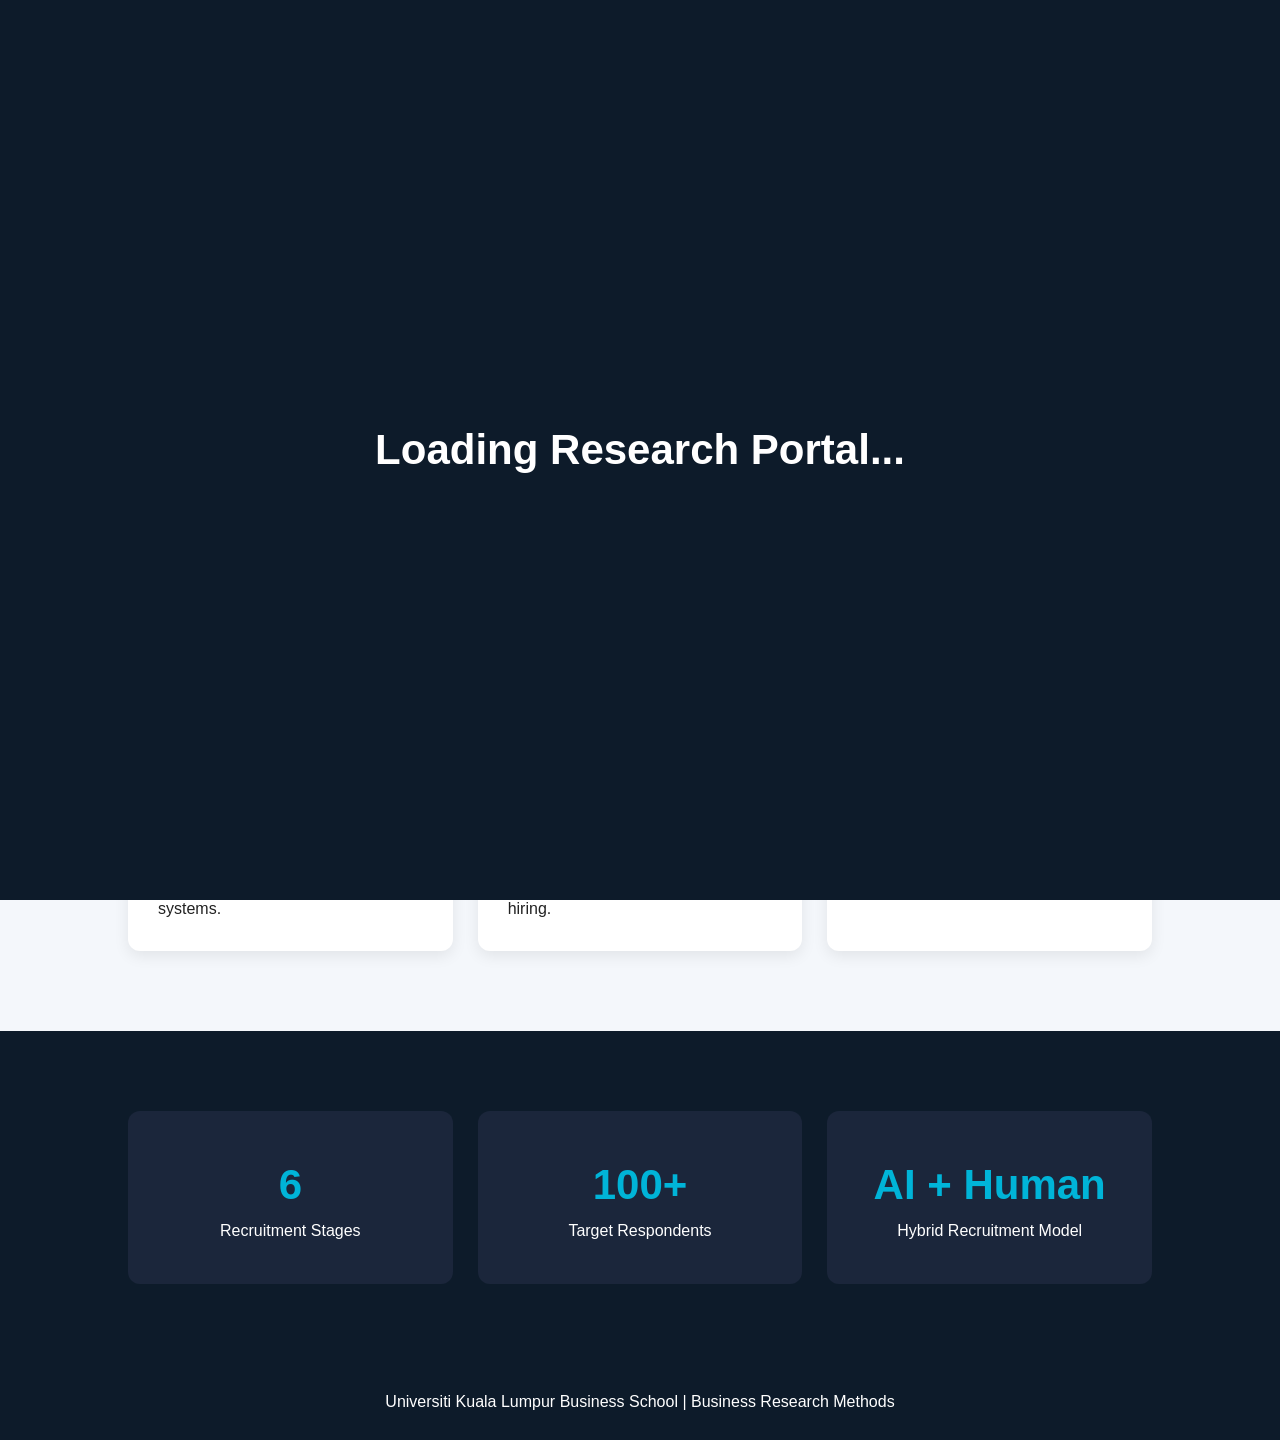
<file: index.html>
<!DOCTYPE html> <html lang="en"> <head> <meta charset="UTF-8"/> <meta name="viewport" content="width=device-width, initial-scale=1.0"/> <title>AI Recruitment Research</title> <link rel="stylesheet" href="style.css"/> </head> <body> <div id="loader"> <div class="spinner"></div> <h2>Loading Research Portal...</h2> </div> <nav> <div class="logo">AI Recruitment Study</div> <ul> <li><a href="index.html">Home</a></li> <li><a href="about.html">About Study</a></li> <li><a href="methodology.html">Methodology</a></li> <li><a href="findings.html">Findings</a></li> <li><a href="contact.html">Contact</a></li> </ul> <div class="nav-buttons"> <a href="login.html" class="btn-small">Login</a> <a href="signup.html" class="btn-small-outline">Sign Up</a> </div> </nav> <header class="hero-section"> <div class="hero-content"> <h1> Investigating the Role of AI and Human Across Recruitment Stages </h1> <p> A Case Study in Malaysia exploring how Artificial Intelligence and human judgement collaborate throughout modern recruitment processes. </p> <div class="hero-buttons"> <a href="about.html" class="btn">Explore Research</a> <a href="findings.html" class="btn-outline">View Findings</a> </div> </div> </header> <section class="section"> <div class="section-title"> <h2>Research Overview</h2> <p> This study investigates the balance between AI automation and human involvement across six recruitment stages in Malaysian organizations. </p> </div> <div class="cards"> <div class="card"> <h3>AI Recruitment Systems</h3> <p> AI technologies improve recruitment efficiency through automation, resume screening, predictive analytics and candidate matching systems. </p> </div> <div class="card"> <h3>Human Decision Making</h3> <p> Human recruiters contribute emotional intelligence, ethical judgement, communication skills and contextual understanding during hiring. </p> </div> <div class="card"> <h3>Recruitment Challenges</h3> <p> Organizations face uncertainty regarding which recruitment stages should prioritize AI systems or human involvement. </p> </div> </div> </section> <section class="dark-section"> <div class="stats-grid"> <div class="stat-card"> <h2>6</h2> <p>Recruitment Stages</p> </div> <div class="stat-card"> <h2>100+</h2> <p>Target Respondents</p> </div> <div class="stat-card"> <h2>AI + Human</h2> <p>Hybrid Recruitment Model</p> </div> </div> </section> <footer> <p>Universiti Kuala Lumpur Business School | Business Research Methods</p> </footer> <script src="script.js"></script> </body> </html>
</file>
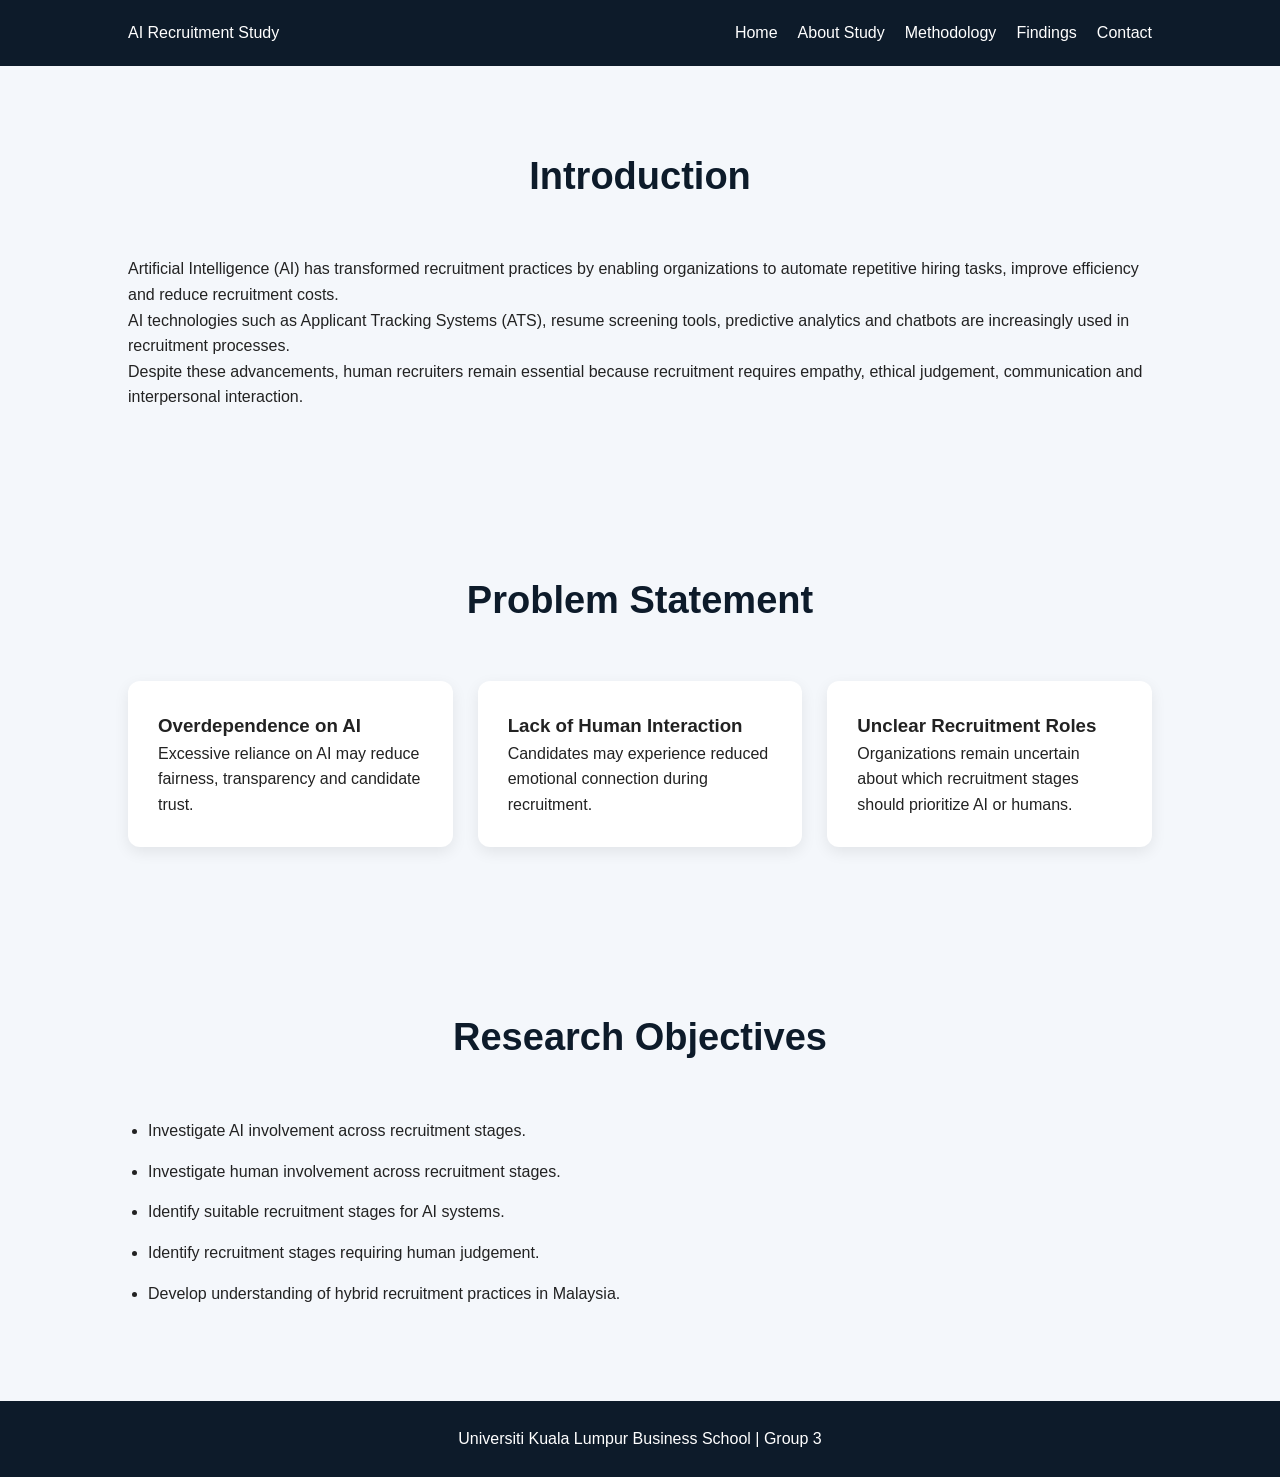
<file: about.html>
<!DOCTYPE html> <html lang="en"> <head> <meta charset="UTF-8"/> <meta name="viewport" content="width=device-width, initial-scale=1.0"/> <title>About Study</title> <link rel="stylesheet" href="style.css"/> </head> <body> <nav> <div class="logo">AI Recruitment Study</div> <ul> <li><a href="index.html">Home</a></li> <li><a href="about.html">About Study</a></li> <li><a href="methodology.html">Methodology</a></li> <li><a href="findings.html">Findings</a></li> <li><a href="contact.html">Contact</a></li> </ul> </nav> <section class="section"> <div class="section-title"> <h2>Introduction</h2> </div> <p> Artificial Intelligence (AI) has transformed recruitment practices by enabling organizations to automate repetitive hiring tasks, improve efficiency and reduce recruitment costs. </p> <p> AI technologies such as Applicant Tracking Systems (ATS), resume screening tools, predictive analytics and chatbots are increasingly used in recruitment processes. </p> <p> Despite these advancements, human recruiters remain essential because recruitment requires empathy, ethical judgement, communication and interpersonal interaction. </p> </section> <section class="section"> <div class="section-title"> <h2>Problem Statement</h2> </div> <div class="cards"> <div class="card"> <h3>Overdependence on AI</h3> <p> Excessive reliance on AI may reduce fairness, transparency and candidate trust. </p> </div> <div class="card"> <h3>Lack of Human Interaction</h3> <p> Candidates may experience reduced emotional connection during recruitment. </p> </div> <div class="card"> <h3>Unclear Recruitment Roles</h3> <p> Organizations remain uncertain about which recruitment stages should prioritize AI or humans. </p> </div> </div> </section> <section class="section"> <div class="section-title"> <h2>Research Objectives</h2> </div> <ul class="styled-list"> <li>Investigate AI involvement across recruitment stages.</li> <li>Investigate human involvement across recruitment stages.</li> <li>Identify suitable recruitment stages for AI systems.</li> <li>Identify recruitment stages requiring human judgement.</li> <li>Develop understanding of hybrid recruitment practices in Malaysia.</li> </ul> </section> <footer> <p>Universiti Kuala Lumpur Business School | Group 3</p> </footer> <script src="script.js"></script> </body> </html>
</file>
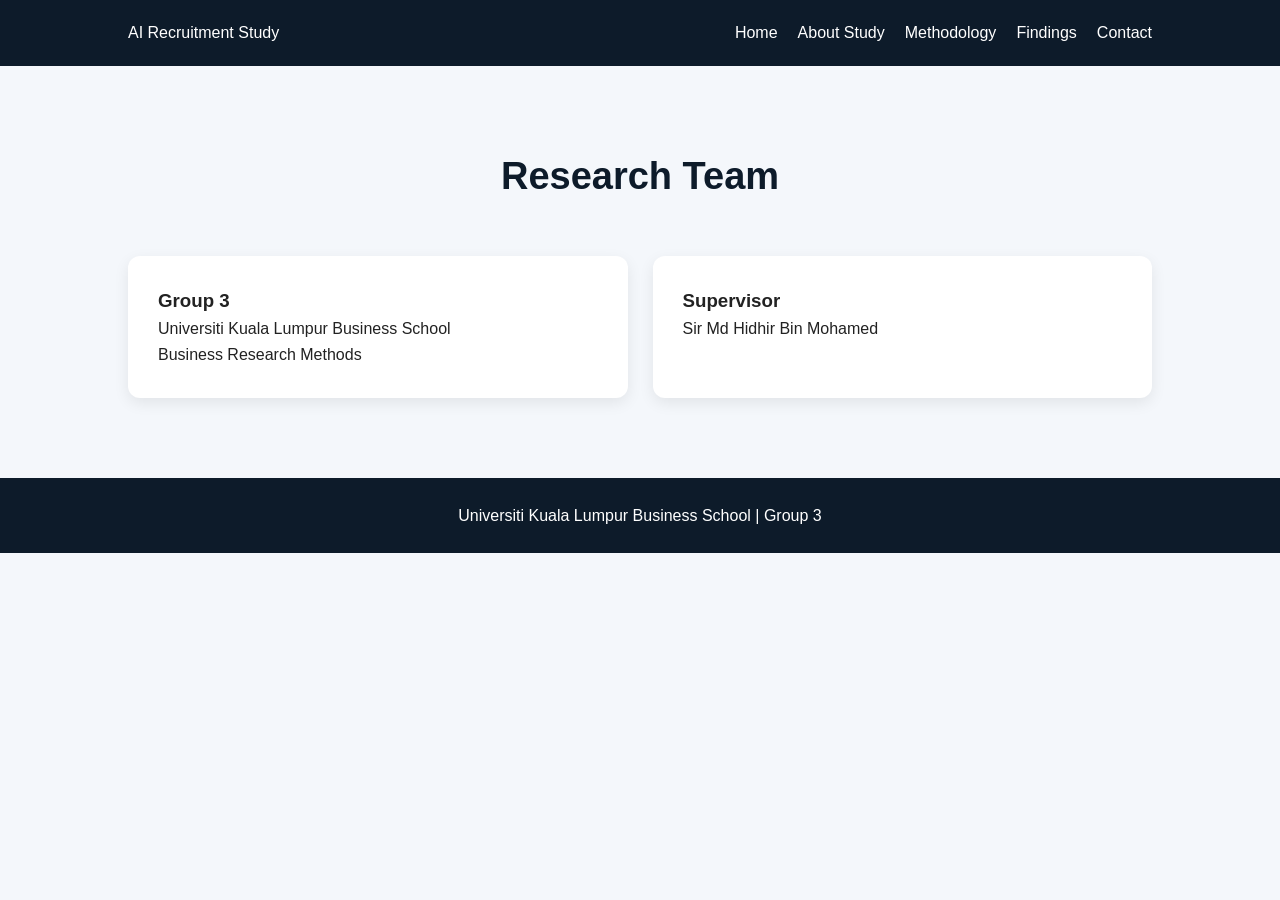
<file: contact.html>
<!DOCTYPE html> <html lang="en"> <head> <meta charset="UTF-8"/> <meta name="viewport" content="width=device-width, initial-scale=1.0"/> <title>Contact</title> <link rel="stylesheet" href="style.css"/> </head> <body> <nav> <div class="logo">AI Recruitment Study</div> <ul> <li><a href="index.html">Home</a></li> <li><a href="about.html">About Study</a></li> <li><a href="methodology.html">Methodology</a></li> <li><a href="findings.html">Findings</a></li> <li><a href="contact.html">Contact</a></li> </ul> </nav> <section class="section"> <div class="section-title"> <h2>Research Team</h2> </div> <div class="cards"> <div class="card"> <h3>Group 3</h3> <p>Universiti Kuala Lumpur Business School</p> <p>Business Research Methods</p> </div> <div class="card"> <h3>Supervisor</h3> <p>Sir Md Hidhir Bin Mohamed</p> </div> </div> </section> <footer> <p>Universiti Kuala Lumpur Business School | Group 3</p> </footer> <script src="script.js"></script> </body> </html>
</file>
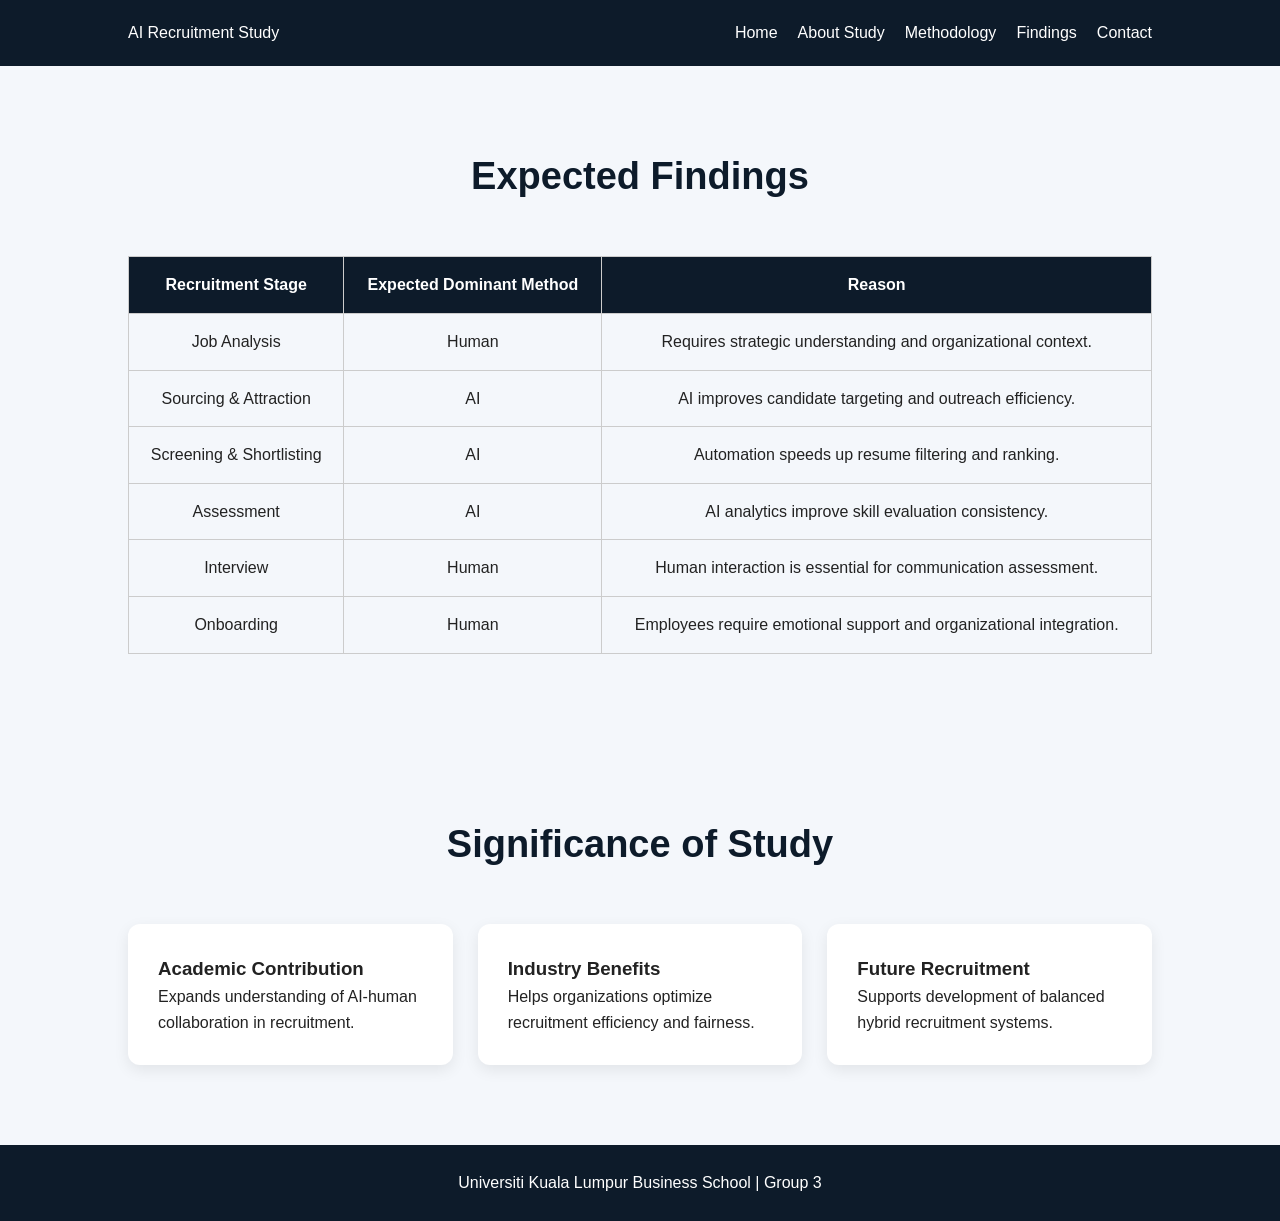
<file: findings.html>
<!DOCTYPE html> <html lang="en"> <head> <meta charset="UTF-8"/> <meta name="viewport" content="width=device-width, initial-scale=1.0"/> <title>Expected Findings</title> <link rel="stylesheet" href="style.css"/> </head> <body> <nav> <div class="logo">AI Recruitment Study</div> <ul> <li><a href="index.html">Home</a></li> <li><a href="about.html">About Study</a></li> <li><a href="methodology.html">Methodology</a></li> <li><a href="findings.html">Findings</a></li> <li><a href="contact.html">Contact</a></li> </ul> </nav> <section class="section"> <div class="section-title"> <h2>Expected Findings</h2> </div> <table> <tr> <th>Recruitment Stage</th> <th>Expected Dominant Method</th> <th>Reason</th> </tr> <tr> <td>Job Analysis</td> <td>Human</td> <td>Requires strategic understanding and organizational context.</td> </tr> <tr> <td>Sourcing & Attraction</td> <td>AI</td> <td>AI improves candidate targeting and outreach efficiency.</td> </tr> <tr> <td>Screening & Shortlisting</td> <td>AI</td> <td>Automation speeds up resume filtering and ranking.</td> </tr> <tr> <td>Assessment</td> <td>AI</td> <td>AI analytics improve skill evaluation consistency.</td> </tr> <tr> <td>Interview</td> <td>Human</td> <td>Human interaction is essential for communication assessment.</td> </tr> <tr> <td>Onboarding</td> <td>Human</td> <td>Employees require emotional support and organizational integration.</td> </tr> </table> </section> <section class="section"> <div class="section-title"> <h2>Significance of Study</h2> </div> <div class="cards"> <div class="card"> <h3>Academic Contribution</h3> <p> Expands understanding of AI-human collaboration in recruitment. </p> </div> <div class="card"> <h3>Industry Benefits</h3> <p> Helps organizations optimize recruitment efficiency and fairness. </p> </div> <div class="card"> <h3>Future Recruitment</h3> <p> Supports development of balanced hybrid recruitment systems. </p> </div> </div> </section> <footer> <p>Universiti Kuala Lumpur Business School | Group 3</p> </footer> <script src="script.js"></script> </body> </html>
</file>
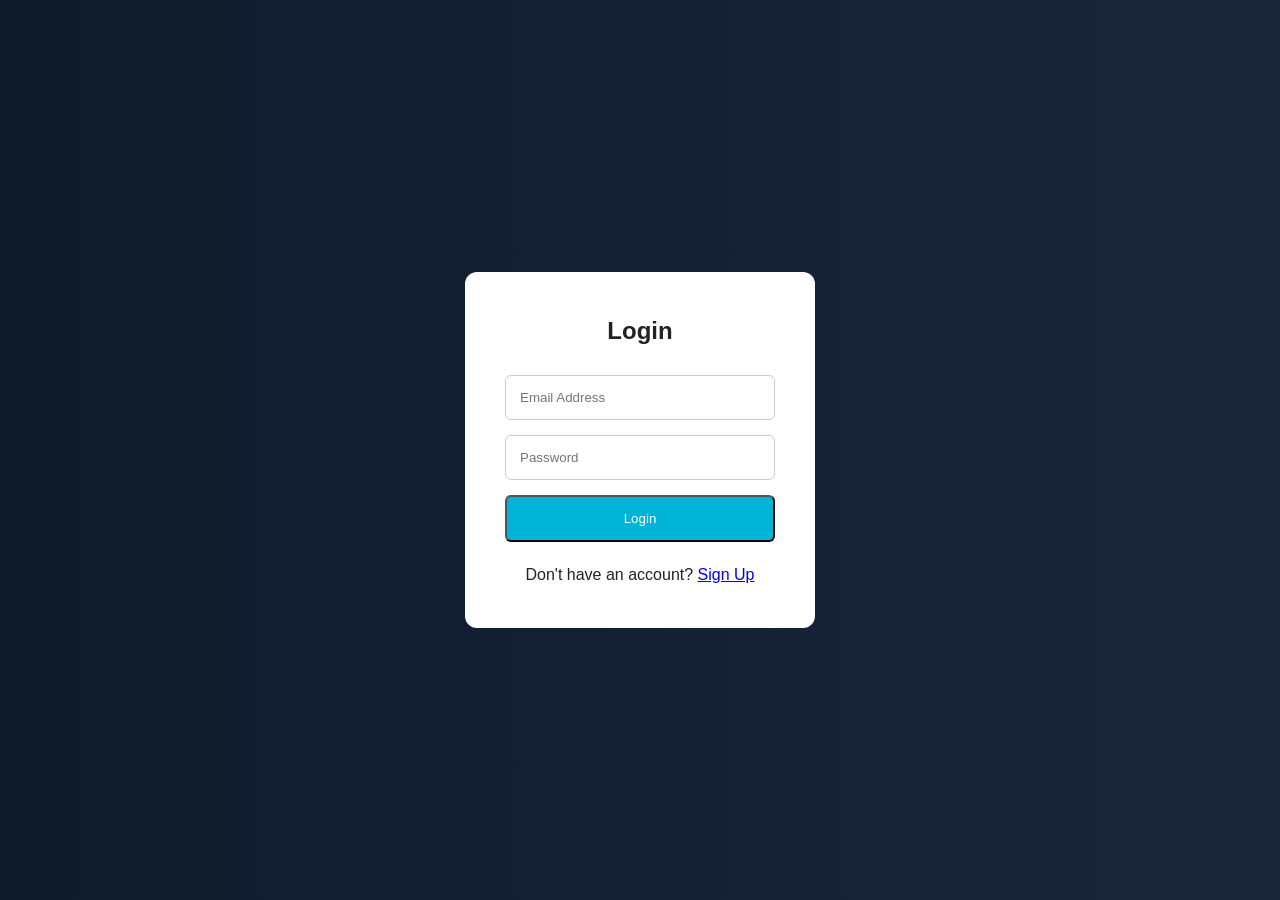
<file: login.html>
<!DOCTYPE html> <html lang="en"> <head> <meta charset="UTF-8"/> <meta name="viewport" content="width=device-width, initial-scale=1.0"/> <title>Login</title> <link rel="stylesheet" href="style.css"/> </head> <body class="auth-body"> <div class="auth-container"> <h2>Login</h2> <form> <input type="email" placeholder="Email Address" required/> <input type="password" placeholder="Password" required/> <button type="submit" class="btn">Login</button> </form> <p> Don't have an account? <a href="signup.html">Sign Up</a> </p> </div> </body> </html>
</file>
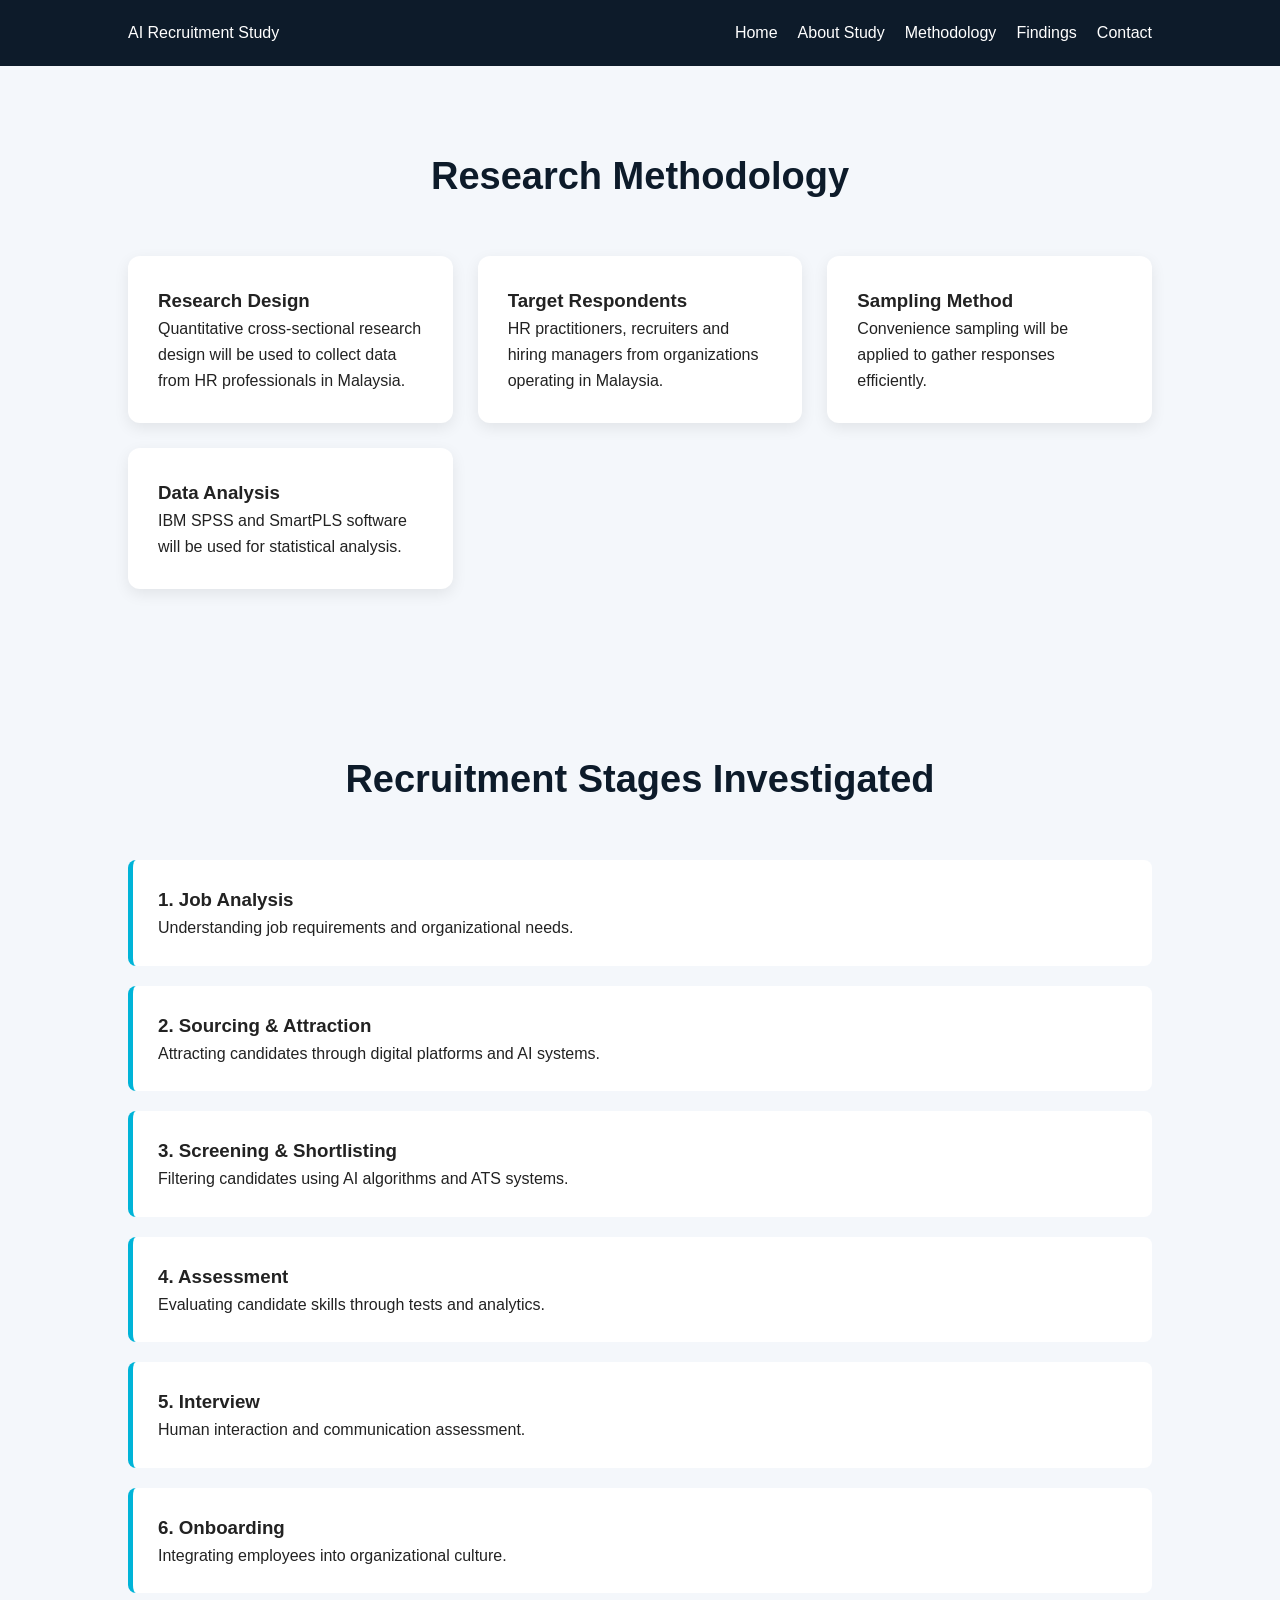
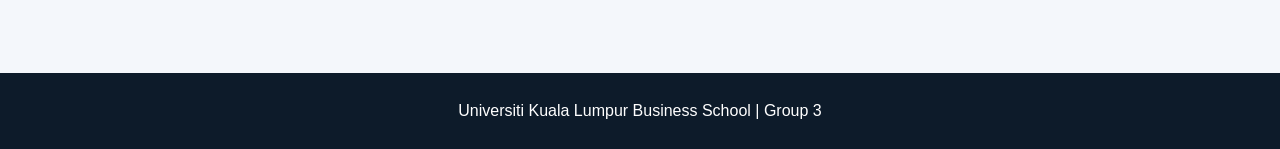
<file: methodology.html>
<!DOCTYPE html> <html lang="en"> <head> <meta charset="UTF-8"/> <meta name="viewport" content="width=device-width, initial-scale=1.0"/> <title>Methodology</title> <link rel="stylesheet" href="style.css"/> </head> <body> <nav> <div class="logo">AI Recruitment Study</div> <ul> <li><a href="index.html">Home</a></li> <li><a href="about.html">About Study</a></li> <li><a href="methodology.html">Methodology</a></li> <li><a href="findings.html">Findings</a></li> <li><a href="contact.html">Contact</a></li> </ul> </nav> <section class="section"> <div class="section-title"> <h2>Research Methodology</h2> </div> <div class="cards"> <div class="card"> <h3>Research Design</h3> <p> Quantitative cross-sectional research design will be used to collect data from HR professionals in Malaysia. </p> </div> <div class="card"> <h3>Target Respondents</h3> <p> HR practitioners, recruiters and hiring managers from organizations operating in Malaysia. </p> </div> <div class="card"> <h3>Sampling Method</h3> <p> Convenience sampling will be applied to gather responses efficiently. </p> </div> <div class="card"> <h3>Data Analysis</h3> <p> IBM SPSS and SmartPLS software will be used for statistical analysis. </p> </div> </div> </section> <section class="section"> <div class="section-title"> <h2>Recruitment Stages Investigated</h2> </div> <div class="timeline"> <div class="timeline-item"> <h3>1. Job Analysis</h3> <p>Understanding job requirements and organizational needs.</p> </div> <div class="timeline-item"> <h3>2. Sourcing & Attraction</h3> <p>Attracting candidates through digital platforms and AI systems.</p> </div> <div class="timeline-item"> <h3>3. Screening & Shortlisting</h3> <p>Filtering candidates using AI algorithms and ATS systems.</p> </div> <div class="timeline-item"> <h3>4. Assessment</h3> <p>Evaluating candidate skills through tests and analytics.</p> </div> <div class="timeline-item"> <h3>5. Interview</h3> <p>Human interaction and communication assessment.</p> </div> <div class="timeline-item"> <h3>6. Onboarding</h3> <p>Integrating employees into organizational culture.</p> </div> </div> </section> <footer> <p>Universiti Kuala Lumpur Business School | Group 3</p> </footer> <script src="script.js"></script> </body> </html>
</file>
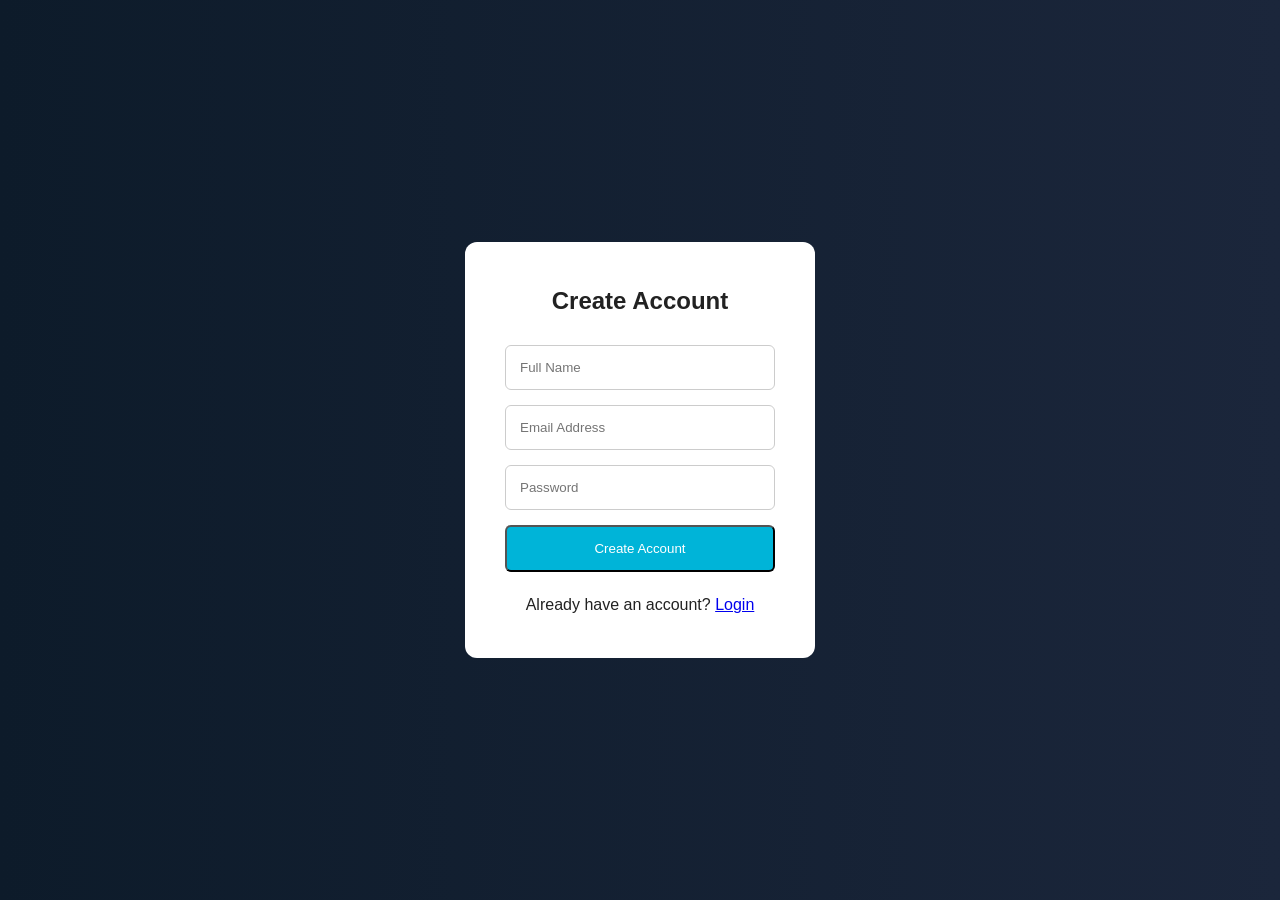
<file: signup.html>
<!DOCTYPE html> <html lang="en"> <head> <meta charset="UTF-8"/> <meta name="viewport" content="width=device-width, initial-scale=1.0"/> <title>Sign Up</title> <link rel="stylesheet" href="style.css"/> </head> <body class="auth-body"> <div class="auth-container"> <h2>Create Account</h2> <form> <input type="text" placeholder="Full Name" required/> <input type="email" placeholder="Email Address" required/> <input type="password" placeholder="Password" required/> <button type="submit" class="btn">Create Account</button> </form> <p> Already have an account? <a href="login.html">Login</a> </p> </div> </body> </html>
</file>
<file: style.css>
*{ margin:0; padding:0; box-sizing:border-box; font-family:Arial, sans-serif; } body{ background:#f4f7fb; color:#222; line-height:1.6; } /* LOADER */ #loader{ position:fixed; width:100%; height:100vh; background:#0d1b2a; color:white; display:flex; justify-content:center; align-items:center; z-index:9999; font-size:28px; font-weight:bold; } /* NAVIGATION */ nav{ background:#0d1b2a; color:white; padding:20px 10%; display:flex; justify-content:space-between; align-items:center; position:sticky; top:0; z-index:1000; } nav h1{ font-size:24px; } nav ul{ display:flex; list-style:none; gap:20px; } nav a{ color:white; text-decoration:none; transition:0.3s; } nav a:hover{ color:#00b4d8; } /* HERO SECTION */ .hero{ background:linear-gradient(to right,#0d1b2a,#1b263b); color:white; min-height:90vh; display:flex; justify-content:center; align-items:center; text-align:center; padding:40px; } .hero-content{ max-width:800px; } .hero-content h1{ font-size:56px; margin-bottom:20px; } .hero-content p{ font-size:20px; margin-bottom:30px; } /* BUTTONS */ .btn{ background:#00b4d8; color:white; padding:14px 28px; border-radius:6px; text-decoration:none; display:inline-block; } .btn-outline{ border:2px solid #00b4d8; color:white; padding:14px 28px; border-radius:6px; text-decoration:none; margin-left:10px; } .btn-small{ background:#00b4d8; color:white; padding:10px 18px; border-radius:5px; text-decoration:none; } .btn-small-outline{ border:1px solid #00b4d8; color:white; padding:10px 18px; border-radius:5px; text-decoration:none; } /* SECTIONS */ .section{ padding:80px 10%; } .section-title{ text-align:center; margin-bottom:50px; } .section-title h2{ font-size:38px; color:#0d1b2a; margin-bottom:15px; } /* CARDS */ .cards{ display:grid; grid-template-columns:repeat(auto-fit,minmax(250px,1fr)); gap:25px; } .card{ background:white; padding:30px; border-radius:12px; box-shadow:0 5px 15px rgba(0,0,0,0.08); transition:0.3s; } .card:hover{ transform:translateY(-5px); } /* DARK SECTION */ .dark-section{ background:#0d1b2a; padding:80px 10%; } /* STATS */ .stats-grid{ display:grid; grid-template-columns:repeat(auto-fit,minmax(250px,1fr)); gap:25px; } .stat-card{ background:#1b263b; color:white; padding:40px; border-radius:12px; text-align:center; } .stat-card h2{ font-size:42px; color:#00b4d8; } /* TIMELINE */ .timeline{ display:grid; gap:20px; } .timeline-item{ background:white; padding:25px; border-left:5px solid #00b4d8; border-radius:8px; } /* TABLE */ table{ width:100%; border-collapse:collapse; margin-top:30px; } table th{ background:#0d1b2a; color:white; } table th, table td{ padding:15px; border:1px solid #ccc; text-align:center; } /* LIST */ .styled-list{ margin-top:20px; padding-left:20px; } .styled-list li{ margin-bottom:15px; } /* FOOTER */ footer{ background:#0d1b2a; color:white; text-align:center; padding:25px; } /* AUTH PAGES */ .auth-body{ background:linear-gradient(to right,#0d1b2a,#1b263b); height:100vh; display:flex; justify-content:center; align-items:center; } .auth-container{ background:white; padding:40px; border-radius:12px; width:350px; } .auth-container h2{ margin-bottom:25px; text-align:center; } .auth-container form{ display:flex; flex-direction:column; } .auth-container input{ padding:14px; margin-bottom:15px; border:1px solid #ccc; border-radius:6px; } .auth-container button{ cursor:pointer; } .auth-container p{ margin-top:20px; text-align:center; } /* RESPONSIVE */ @media(max-width:768px){ nav{ flex-direction:column; gap:20px; } nav ul{ flex-direction:column; text-align:center; } .hero-content h1{ font-size:36px; } }
</file>
